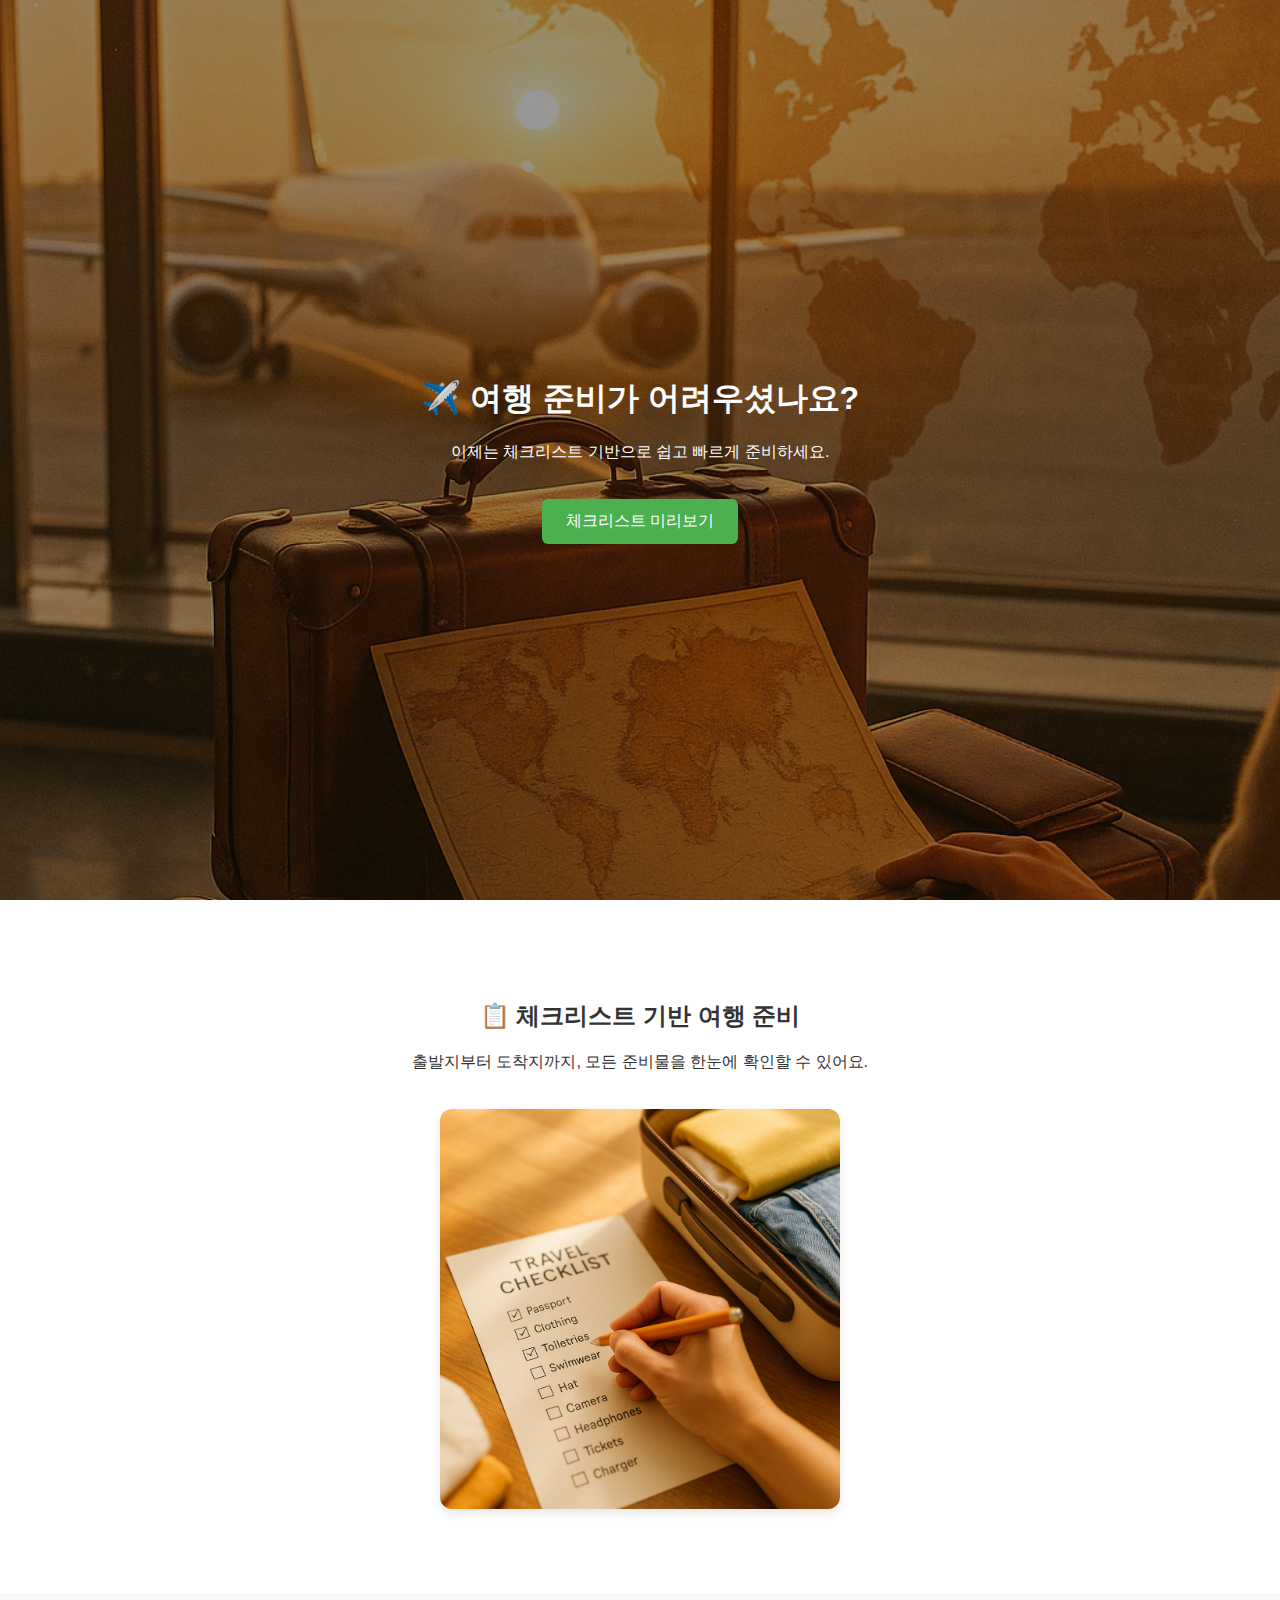
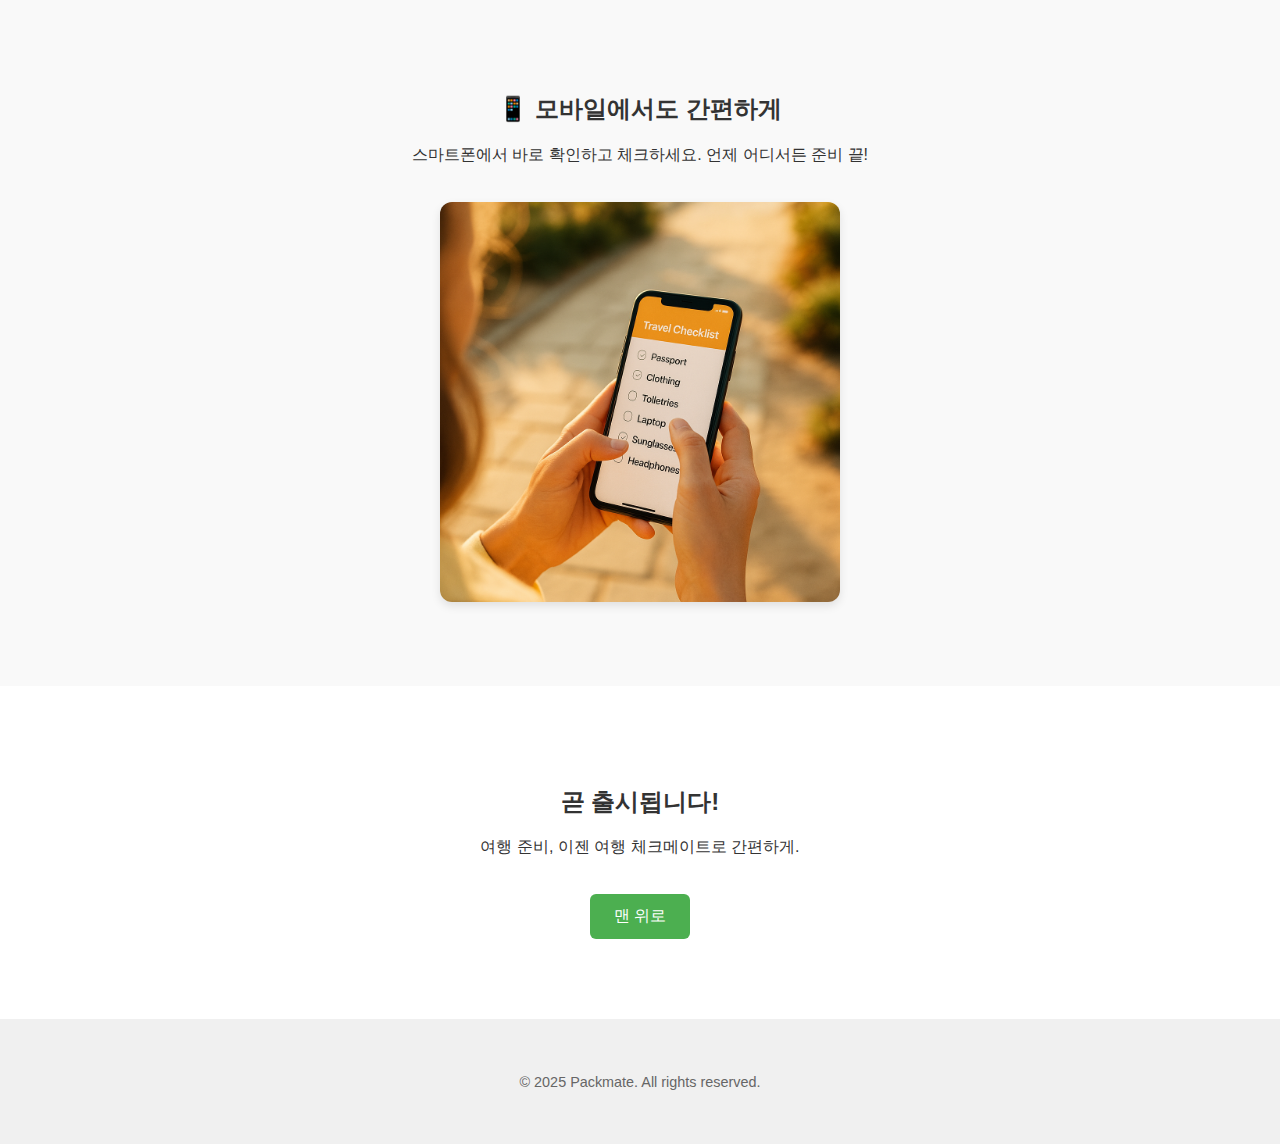
<file: packmate/index.html>
<!DOCTYPE html>
<html lang="ko">
<head>
  <meta charset="UTF-8">
  <meta name="viewport" content="width=device-width, initial-scale=1.0">
  <title>여행 체크메이트 - 랜딩페이지</title>
  <link rel="stylesheet" href="./style.css">
</head>
<body>
  <header class="hero">
    <div class="overlay"></div>
    <div class="hero-content">
      <h1>✈️ 여행 준비가 어려우셨나요?</h1>
      <p>이제는 체크리스트 기반으로 쉽고 빠르게 준비하세요.</p>
      <a href="#features" class="cta-button">체크리스트 미리보기</a>
    </div>
  </header>

  <section id="features" class="section features">
    <h2>📋 체크리스트 기반 여행 준비</h2>
    <p>출발지부터 도착지까지, 모든 준비물을 한눈에 확인할 수 있어요.</p>
    <img src="./images/checklist.png" alt="체크리스트 이미지" class="feature-image">
  </section>

  <section class="section features alt">
    <h2>📱 모바일에서도 간편하게</h2>
    <p>스마트폰에서 바로 확인하고 체크하세요. 언제 어디서든 준비 끝!</p>
    <img src="./images/mobile.png" alt="모바일 화면 이미지" class="feature-image">
  </section>

  <section class="section cta">
    <h2>곧 출시됩니다!</h2>
    <p>여행 준비, 이젠 여행 체크메이트로 간편하게.</p>
    <a href="#top" class="cta-button">맨 위로</a>
  </section>

  <footer>
    <p>© 2025 Packmate. All rights reserved.</p>
  </footer>
</body>
</html>
</file>
<file: packmate/style.css>
body {
  margin: 0;
  font-family: 'Noto Sans KR', sans-serif;
  background-color: #fff;
  color: #333;
}

a {
  text-decoration: none;
  color: inherit;
}

.hero {
  position: relative;
  background: url('./images/background-hero.png') center/cover no-repeat;
  height: 100vh;
  display: flex;
  align-items: center;
  justify-content: center;
  color: white;
  text-align: center;
}

.overlay {
  position: absolute;
  top: 0;
  left: 0;
  width: 100%;
  height: 100%;
  background: rgba(0, 0, 0, 0.4);
}

.hero-content {
  position: relative;
  z-index: 2;
  max-width: 800px;
  padding: 20px;
}

.cta-button {
  display: inline-block;
  margin-top: 20px;
  padding: 12px 24px;
  background-color: #4CAF50;
  color: white;
  border-radius: 6px;
  font-size: 1rem;
  transition: background-color 0.3s ease;
}

.cta-button:hover {
  background-color: #388e3c;
}

.section {
  padding: 80px 20px;
  text-align: center;
}

.section.alt {
  background-color: #f9f9f9;
}

.feature-image {
  margin-top: 20px;
  width: 100%;
  max-width: 400px;
  height: auto;
  border-radius: 12px;
  box-shadow: 0 4px 10px rgba(0,0,0,0.1);
}

footer {
  padding: 40px 20px;
  text-align: center;
  background-color: #f0f0f0;
  font-size: 0.9rem;
  color: #666;
}
</file>
